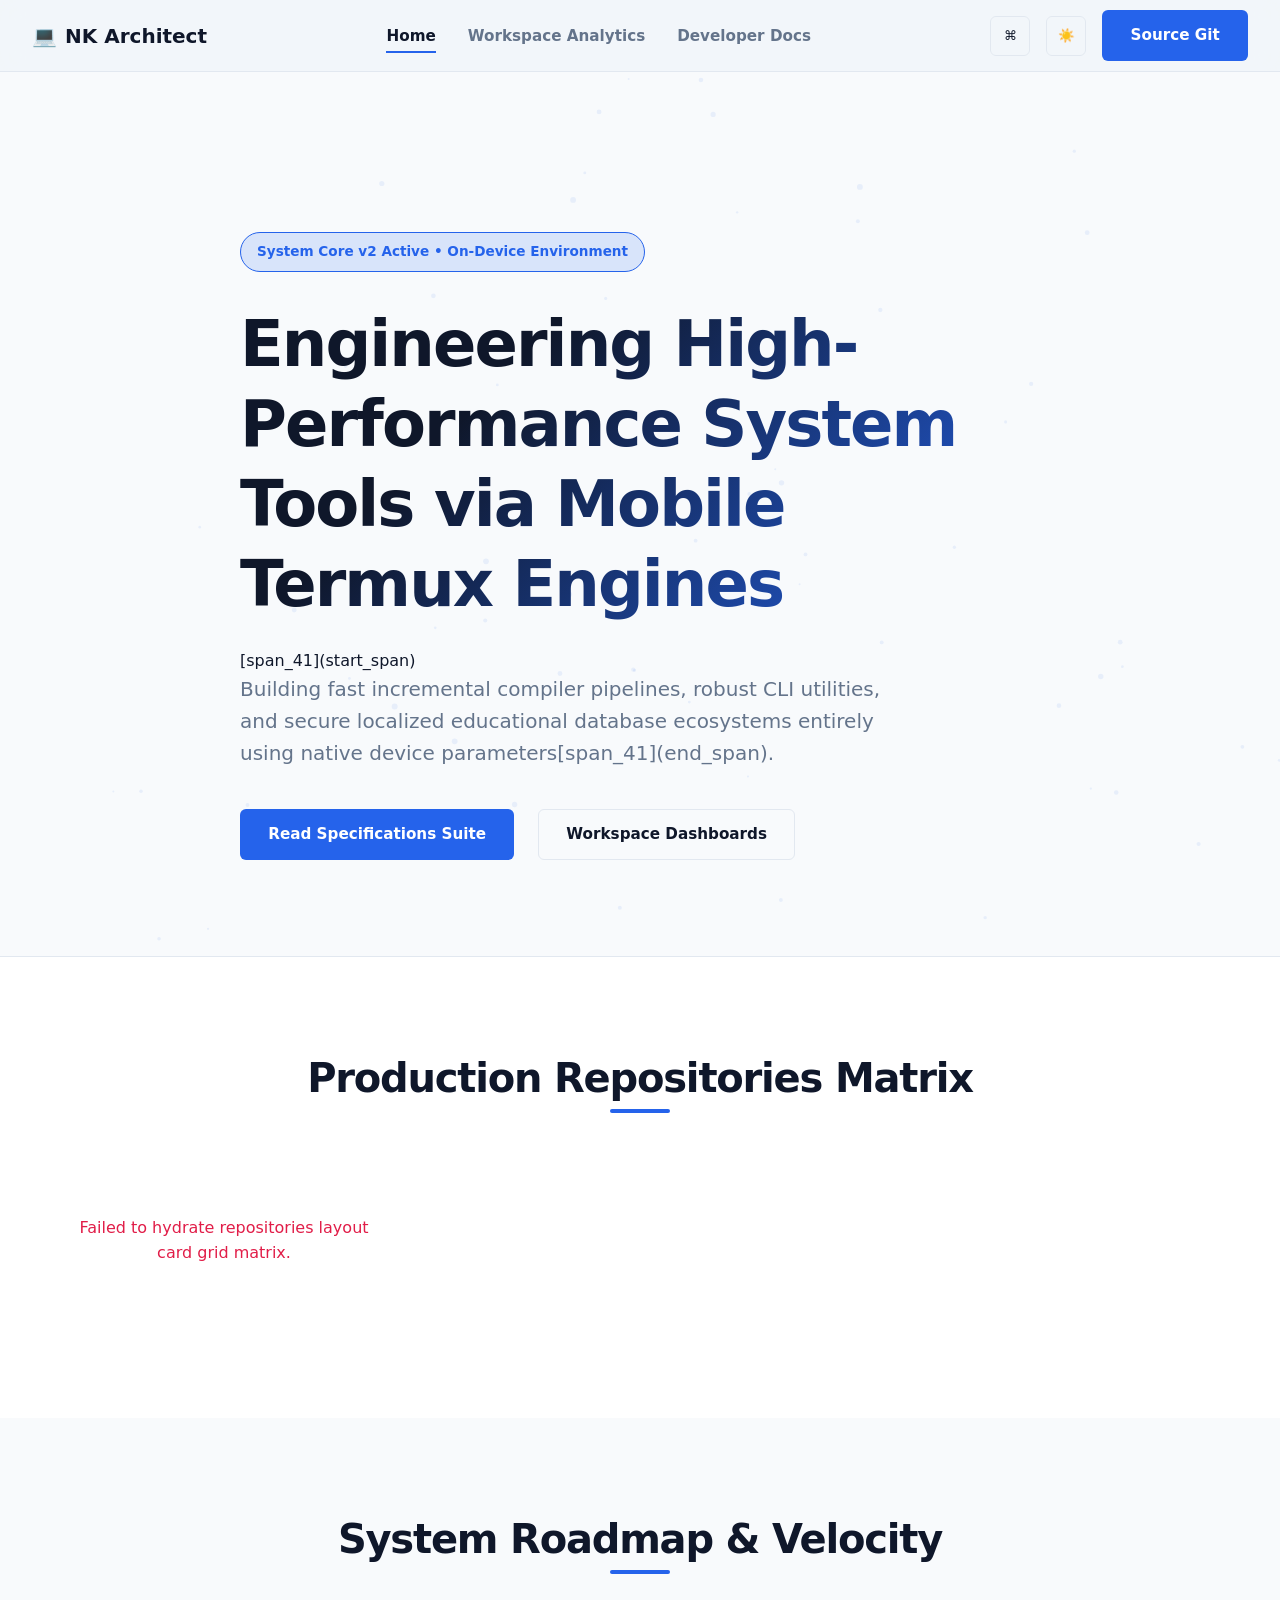
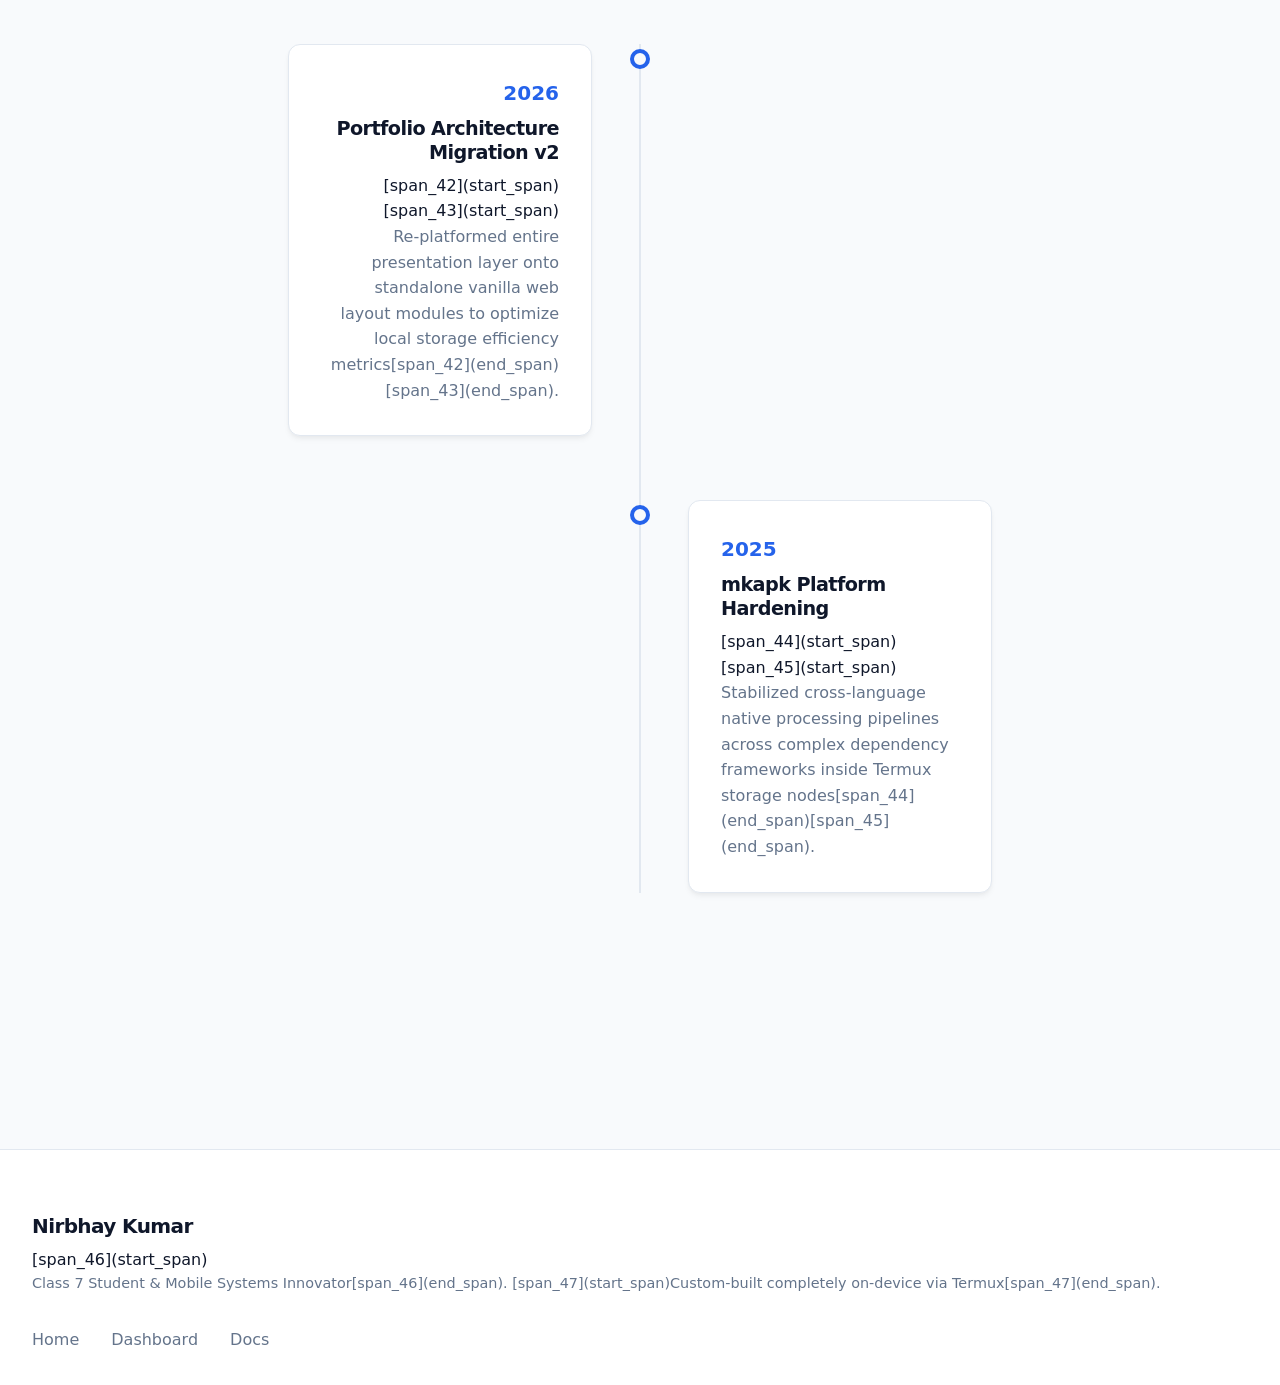
<file: index.html>
<!DOCTYPE html>
<html lang="en" data-theme="dark">
<head>
    <meta charset="UTF-8">
    <meta name="viewport" content="width=device-width, initial-scale=1.0">
    
    <title>Nirbhay Kumar - Developer Architecture Console</title>
    <meta name="description" content="Explore advanced incremental build utilities, custom performance tools, and native mobile environments developed directly via Termux.">
    <meta name="keywords" content="mkapk, Termux, Android Build Systems, C++, Embedded Shell System Architecture">
    <link rel="canonical" href="https://nirbhay-kumar-developer.github.io/index.html">
    
    <meta property="og:title" content="Nirbhay Kumar - Full-Stack Developer Suite">
    <meta property="og:description" content="Highly optimized system configurations and mobile platforms deployed natively on-device.">
    <meta property="og:type" content="website">
    <meta property="og:url" content="https://nirbhay-kumar-developer.github.io/index.html">
    
    <link rel="stylesheet" href="assets/css/variables.css">
    <link rel="stylesheet" href="assets/css/main.css">
    <link rel="stylesheet" href="assets/css/components.css">
    <link rel="manifest" href="manifest.json">
</head>
<body>

    <a href="#primary-view-content" class="skip-link">Skip to principal workspace content layout</a>

    <nav class="navbar-fixed" role="navigation" aria-label="Main Portfolio Navigation">
        <div class="container navbar-inner">
            <a href="index.html" class="nav-brand" data-link="home">
                <span aria-hidden="true">💻</span> NK Architect
            </a>
            <ul class="nav-menu">
                <li><a href="index.html" class="nav-link active" data-link="home">Home</a></li>
                <li><a href="dashboard.html" class="nav-link" data-link="dashboard">Workspace Analytics</a></li>
                <li><a href="docs.html" class="nav-link" data-link="docs">Developer Docs</a></li>
            </ul>
            <div class="nav-actions">
                <button class="btn-icon-only" id="palette-trigger-btn" aria-label="Open Command Palette (Ctrl+K)" title="Command Palette"><span>⌘</span></button>
                <button class="btn-icon-only" id="global-theme-toggle" aria-label="Toggle Interface Theme Mode" title="Toggle Light/Dark Mode"><span>🌙</span></button>
                <a href="https://github.com/Nirbhay-Kumar-Developer" target="_blank" rel="noopener noreferrer" class="btn-core btn-primary-glow">Source Git</a>
            </div>
        </div>
    </nav>

    <main id="primary-view-content">
        <section class="hero-wrapper" aria-label="Introduction Workspace Summary Panel">
            <canvas id="hero-canvas"></canvas>
            <div class="container">
                <div class="hero-content">
                    <span class="hero-badge">System Core v2 Active • On-Device Environment</span>
                    <h1 class="hero-title">Engineering High-Performance System Tools via Mobile Termux Engines</h1>
                    [span_41](start_span)<p class="hero-description">Building fast incremental compiler pipelines, robust CLI utilities, and secure localized educational database ecosystems entirely using native device parameters[span_41](end_span).</p>
                    <div class="hero-cta">
                        <a href="docs.html" class="btn-core btn-primary-glow">Read Specifications Suite</a>
                        <a href="dashboard.html" class="btn-core btn-secondary-outline">Workspace Dashboards</a>
                    </div>
                </div>
            </div>
        </section>

        <section class="section-wrapper" style="background: var(--bg-surface); border-top: 1px solid var(--border-color);">
            <div class="container">
                <div class="section-header">
                    <h2 class="section-title">Production Repositories Matrix</h2>
                </div>
                <div class="grid-layout-matrix" id="projects-dynamic-grid">
                    <div class="card-container" style="height: 320px;">
                        <div class="skeleton-line" style="height: 24px; width: 60%; margin-bottom: 1.5rem;"></div>
                        <div class="skeleton-line" style="height: 80px; width: 100%; margin-bottom: 1.5rem;"></div>
                        <div class="skeleton-line" style="height: 20px; width: 40%;"></div>
                    </div>
                </div>
            </div>
        </section>

        <section class="section-wrapper">
            <div class="container">
                <div class="section-header">
                    <h2 class="section-title">System Roadmap & Velocity</h2>
                </div>
                <div class="timeline-container">
                    <div class="timeline-item">
                        <div class="timeline-marker"></div>
                        <div class="timeline-content">
                            <div class="timeline-year">2026</div>
                            <h3 style="font-size: 1.2rem; margin-bottom: 0.5rem;">Portfolio Architecture Migration v2</h3>
                            [span_42](start_span)[span_43](start_span)<p style="margin-bottom: 0;">Re-platformed entire presentation layer onto standalone vanilla web layout modules to optimize local storage efficiency metrics[span_42](end_span)[span_43](end_span).</p>
                        </div>
                    </div>
                    <div class="timeline-item">
                        <div class="timeline-marker"></div>
                        <div class="timeline-content">
                            <div class="timeline-year">2025</div>
                            <h3 style="font-size: 1.2rem; margin-bottom: 0.5rem;">mkapk Platform Hardening</h3>
                            [span_44](start_span)[span_45](start_span)<p style="margin-bottom: 0;">Stabilized cross-language native processing pipelines across complex dependency frameworks inside Termux storage nodes[span_44](end_span)[span_45](end_span).</p>
                        </div>
                    </div>
                </div>
            </div>
        </section>
    </main>

    <footer style="background: var(--bg-surface); border-top: 1px solid var(--border-color); padding: 4rem 0 2rem; margin-top: 6rem;">
        <div class="container" style="display: flex; justify-content: space-between; align-items: center; flex-wrap: wrap; gap: 2rem;">
            <div>
                <h3 style="margin-bottom: 0.5rem; font-size: 1.25rem;">Nirbhay Kumar</h3>
                [span_46](start_span)<p style="margin-bottom: 0; font-size: 0.9rem;">Class 7 Student & Mobile Systems Innovator[span_46](end_span). [span_47](start_span)Custom-built completely on-device via Termux[span_47](end_span).</p>
            </div>
            <div style="display: flex; gap: 2rem;">
                <a href="index.html" style="color: var(--text-muted); font-weight: 500;">Home</a>
                <a href="dashboard.html" style="color: var(--text-muted); font-weight: 500;">Dashboard</a>
                <a href="docs.html" style="color: var(--text-muted); font-weight: 500;">Docs</a>
            </div>
        </div>
    </footer>

    <script type="module" src="assets/js/app.js" defer></script>
</body>
</html>
</file>
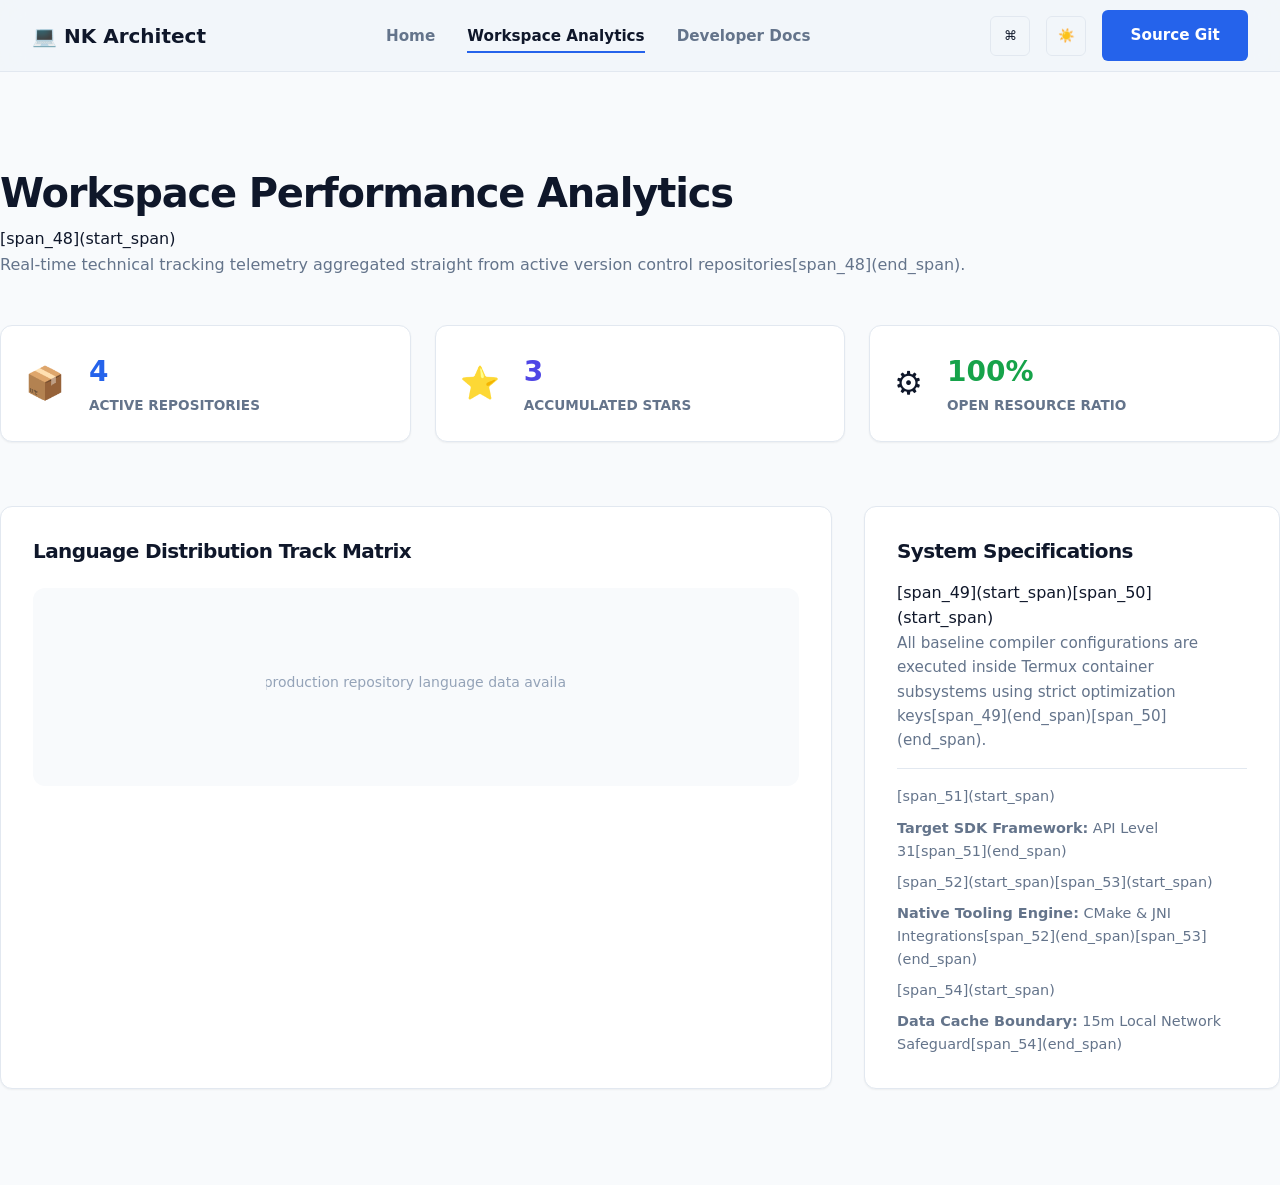
<file: dashboard.html>
<!DOCTYPE html>
<html lang="en" data-theme="dark">
<head>
    <meta charset="UTF-8">
    <meta name="viewport" content="width=device-width, initial-scale=1.0">
    <title>Workspace Analytics - Technical Performance Dashboard</title>
    <link rel="stylesheet" href="assets/css/variables.css">
    <link rel="stylesheet" href="assets/css/main.css">
    <link rel="stylesheet" href="assets/css/components.css">
</head>
<body>

    <nav class="navbar-fixed" role="navigation" aria-label="Main Portfolio Navigation">
        <div class="container navbar-inner">
            <a href="index.html" class="nav-brand" data-link="home">💻 NK Architect</a>
            <ul class="nav-menu">
                <li><a href="index.html" class="nav-link" data-link="home">Home</a></li>
                <li><a href="dashboard.html" class="nav-link active" data-link="dashboard">Workspace Analytics</a></li>
                <li><a href="docs.html" class="nav-link" data-link="docs">Developer Docs</a></li>
            </ul>
            <div class="nav-actions">
                <button class="btn-icon-only" id="palette-trigger-btn"><span>⌘</span></button>
                <button class="btn-icon-only" id="global-theme-toggle"><span>🌙</span></button>
                <a href="https://github.com/Nirbhay-Kumar-Developer" class="btn-core btn-primary-glow">Source Git</a>
            </div>
        </div>
    </nav>

    <main class="container section-wrapper">
        <div class="section-header" style="text-align: left; margin-bottom: 3rem;">
            <h1 style="font-size: 2.5rem; margin-bottom: 0.5rem;">Workspace Performance Analytics</h1>
            [span_48](start_span)<p>Real-time technical tracking telemetry aggregated straight from active version control repositories[span_48](end_span).</p>
        </div>

        <div style="display: grid; grid-template-columns: repeat(auto-fit, minmax(220px, 1fr)); gap: 1.5rem; margin-bottom: 4rem;">
            <div class="card-container" style="padding: 1.5rem; flex-direction: row; align-items: center; gap: 1.5rem;">
                <div style="font-size: 2rem;">📦</div>
                <div>
                    <div style="font-size: 1.75rem; font-weight: 800; color: var(--primary);" id="stat-total-repos">...</div>
                    <div style="font-size: 0.85rem; color: var(--text-muted); font-weight: 700;">ACTIVE REPOSITORIES</div>
                </div>
            </div>
            <div class="card-container" style="padding: 1.5rem; flex-direction: row; align-items: center; gap: 1.5rem;">
                <div style="font-size: 2rem;">⭐</div>
                <div>
                    <div style="font-size: 1.75rem; font-weight: 800; color: var(--secondary);" id="stat-accumulated-stars">...</div>
                    <div style="font-size: 0.85rem; color: var(--text-muted); font-weight: 700;">ACCUMULATED STARS</div>
                </div>
            </div>
            <div class="card-container" style="padding: 1.5rem; flex-direction: row; align-items: center; gap: 1.5rem;">
                <div style="font-size: 2rem;">⚙️</div>
                <div>
                    <div style="font-size: 1.75rem; font-weight: 800; color: var(--success);">100%</div>
                    <div style="font-size: 0.85rem; color: var(--text-muted); font-weight: 700;">OPEN RESOURCE RATIO</div>
                </div>
            </div>
        </div>

        <div style="display: grid; grid-template-columns: 2fr 1fr; gap: 2rem;">
            <div class="card-container">
                <h3 style="font-size: 1.25rem; margin-bottom: 1.5rem;">Language Distribution Track Matrix</h3>
                <div style="width: 100%; display: flex; justify-content: center; background: var(--bg-main); padding: 1.5rem; border-radius: var(--radius-md);">
                    <canvas id="languages-chart-canvas" style="max-width: 100%;"></canvas>
                </div>
            </div>
            <div class="card-container">
                <h3 style="font-size: 1.25rem; margin-bottom: 1rem;">System Specifications</h3>
                [span_49](start_span)[span_50](start_span)<p style="font-size: 0.95rem; margin-bottom: 1rem;">All baseline compiler configurations are executed inside Termux container subsystems using strict optimization keys[span_49](end_span)[span_50](end_span).</p>
                <hr style="border: none; border-top: 1px solid var(--border-color); margin-bottom: 1rem;">
                <div style="font-size: 0.9rem; color: var(--text-muted); display: flex; flex-direction: column; gap: 0.5rem;">
                    [span_51](start_span)<div><strong>Target SDK Framework:</strong> API Level 31[span_51](end_span)</div>
                    [span_52](start_span)[span_53](start_span)<div><strong>Native Tooling Engine:</strong> CMake & JNI Integrations[span_52](end_span)[span_53](end_span)</div>
                    [span_54](start_span)<div><strong>Data Cache Boundary:</strong> 15m Local Network Safeguard[span_54](end_span)</div>
                </div>
            </div>
        </div>
    </main>

    <script type="module" src="assets/js/app.js" defer></script>
</body>
</html>
</file>
<file: assets/css/variables.css>
:root {
    --font-sans: system-ui, -apple-system, BlinkMacSystemFont, 'Segoe UI', Roboto, Helvetica, Arial, sans-serif;
    --font-mono: ui-monospace, SFMono-Regular, Menlo, Monaco, Consolas, "Liberation Mono", "Courier New", monospace;

    /* Base Colors - Dark Theme (Default) */
    --bg-main: #090d16;
    --bg-surface: #121826;
    --bg-card: rgba(22, 30, 49, 0.7);
    --bg-active: #1f293d;
    --border-color: #26334d;
    --border-glow: rgba(56, 189, 248, 0.15);

    --text-main: #f1f5f9;
    --text-muted: #94a3b8;
    --text-inverse: #0f172a;

    --primary: #38bdf8;
    --primary-hover: #0ea5e9;
    --primary-glow: rgba(56, 189, 248, 0.25);
    
    --secondary: #818cf8;
    --success: #34d399;
    --accent: #fb7185;
    
    --shadow-sm: 0 1px 2px 0 rgba(0, 0, 0, 0.5);
    --shadow-md: 0 4px 6px -1px rgba(0, 0, 0, 0.3), 0 2px 4px -1px rgba(0, 0, 0, 0.2);
    --shadow-lg: 0 10px 15px -3px rgba(0, 0, 0, 0.4), 0 4px 6px -2px rgba(0, 0, 0, 0.2);
    
    --blur-glass: blur(12px);
    --radius-sm: 6px;
    --radius-md: 12px;
    --radius-lg: 16px;
    --transition-smooth: all 0.3s cubic-bezier(0.4, 0, 0.2, 1);
}

[data-theme="light"] {
    --bg-main: #f8fafc;
    --bg-surface: #ffffff;
    --bg-card: rgba(241, 245, 249, 0.8);
    --bg-active: #e2e8f0;
    --border-color: #e2e8f0;
    --border-glow: rgba(37, 99, 235, 0.08);

    --text-main: #0f172a;
    --text-muted: #64748b;
    --text-inverse: #ffffff;

    --primary: #2563eb;
    --primary-hover: #1d4ed8;
    --primary-glow: rgba(37, 99, 235, 0.15);
    
    --secondary: #4f46e5;
    --success: #16a34a;
    --accent: #e11d48;
    
    --shadow-sm: 0 1px 2px 0 rgba(0, 0, 0, 0.05);
    --shadow-md: 0 4px 6px -1px rgba(0, 0, 0, 0.05), 0 2px 4px -1px rgba(0, 0, 0, 0.03);
    --shadow-lg: 0 10px 15px -3px rgba(0, 0, 0, 0.05), 0 4px 6px -2px rgba(0, 0, 0, 0.02);
}
</file>
<file: assets/css/main.css>
* {
    margin: 0;
    padding: 0;
    box-sizing: border-box;
}

html {
    scroll-behavior: smooth;
    font-size: 16px;
}

body {
    font-family: var(--font-sans);
    background-color: var(--bg-main);
    color: var(--text-main);
    line-height: 1.6;
    overflow-x: hidden;
    transition: background-color 0.3s ease, color 0.3s ease;
}

.container {
    max-width: 1400px;
    margin: 0 auto;
    padding: 0 2rem;
}

.skip-link {
    position: absolute;
    top: -100px;
    left: 0;
    background: var(--primary);
    color: var(--text-inverse);
    padding: 1rem 2rem;
    z-index: 9999;
    text-decoration: none;
    border-radius: 0 0 var(--radius-sm) 0;
    font-weight: 600;
    transition: top 0.2s ease;
}

.skip-link:focus {
    top: 0;
}

/* Typography Layouts */
h1, h2, h3, h4, h5, h6 {
    font-weight: 800;
    letter-spacing: -0.03em;
    line-height: 1.25;
    margin-bottom: 1rem;
}

p {
    margin-bottom: 1.5rem;
    color: var(--text-muted);
}

a {
    color: var(--primary);
    text-decoration: none;
    transition: var(--transition-smooth);
}

a:hover {
    color: var(--primary-hover);
}

/* Hero Section Layout */
.hero-wrapper {
    position: relative;
    padding: 10rem 0 6rem;
    min-height: 85vh;
    display: flex;
    align-items: center;
    overflow: hidden;
}

#hero-canvas {
    position: absolute;
    top: 0;
    left: 0;
    width: 100%;
    height: 100%;
    z-index: 1;
    pointer-events: none;
}

.hero-content {
    position: relative;
    z-index: 2;
    max-width: 800px;
}

.hero-badge {
    display: inline-flex;
    align-items: center;
    padding: 0.5rem 1rem;
    background: var(--primary-glow);
    border: 1px solid var(--primary);
    border-radius: 50px;
    font-size: 0.85rem;
    font-weight: 600;
    color: var(--primary);
    margin-bottom: 2rem;
}

.hero-title {
    font-size: 4rem;
    font-weight: 900;
    margin-bottom: 1.5rem;
    background: linear-gradient(135deg, var(--text-main) 30%, var(--primary) 100%);
    -webkit-background-clip: text;
    -webkit-text-fill-color: transparent;
}

.hero-description {
    font-size: 1.25rem;
    margin-bottom: 2.5rem;
    max-width: 650px;
}

.hero-cta {
    display: flex;
    gap: 1.5rem;
    flex-wrap: wrap;
}

/* Standard Section Layouts */
.section-wrapper {
    padding: 6rem 0;
}

.section-header {
    margin-bottom: 4rem;
    text-align: center;
}

.section-title {
    font-size: 2.5rem;
    position: relative;
    display: inline-block;
}

.section-title::after {
    content: '';
    position: absolute;
    bottom: -10px;
    left: 50%;
    transform: translateX(-50%);
    width: 60px;
    height: 4px;
    background: var(--primary);
    border-radius: 2px;
}

/* Timeline Components */
.timeline-container {
    position: relative;
    max-width: 800px;
    margin: 0 auto;
}

.timeline-container::before {
    content: '';
    position: absolute;
    top: 0;
    left: 50%;
    transform: translateX(-50%);
    width: 2px;
    height: 100%;
    background: var(--border-color);
}

.timeline-item {
    position: relative;
    margin-bottom: 4rem;
    width: 50%;
    padding: 0 3rem;
}

.timeline-item:nth-child(odd) {
    left: 0;
    text-align: right;
}

.timeline-item:nth-child(even) {
    left: 50%;
    text-align: left;
}

.timeline-marker {
    position: absolute;
    top: 5px;
    width: 20px;
    height: 20px;
    border-radius: 50%;
    background: var(--bg-main);
    border: 4px solid var(--primary);
    z-index: 10;
}

.timeline-item:nth-child(odd) .timeline-marker {
    right: -10px;
}

.timeline-item:nth-child(even) .timeline-marker {
    left: -10px;
}

.timeline-content {
    background: var(--bg-surface);
    border: 1px solid var(--border-color);
    padding: 2rem;
    border-radius: var(--radius-md);
    box-shadow: var(--shadow-md);
}

.timeline-year {
    font-weight: 800;
    color: var(--primary);
    font-size: 1.25rem;
    margin-bottom: 0.5rem;
}

/* Media Queries */
@media(max-width: 968px) {
    .timeline-container::before { left: 20px; }
    .timeline-item { width: 100%; left: 0 !important; padding: 0 0 0 3rem; text-align: left !important; }
    .timeline-marker { left: 10px !important; }
    .hero-title { font-size: 3rem; }
}
</file>
<file: assets/css/components.css>
/* Glassmorphic Navbar Custom Implementations */
.navbar-fixed {
    position: sticky;
    top: 0;
    z-index: 1000;
    background: var(--bg-card);
    backdrop-filter: var(--blur-glass);
    -webkit-backdrop-filter: var(--blur-glass);
    border-bottom: 1px solid var(--border-color);
    height: 72px;
    transition: var(--transition-smooth);
}

.navbar-inner {
    display: flex;
    justify-content: space-between;
    align-items: center;
    height: 100%;
}

.nav-brand {
    font-size: 1.25rem;
    font-weight: 800;
    color: var(--text-main);
    display: flex;
    align-items: center;
    gap: 0.5rem;
}

.nav-menu {
    display: flex;
    align-items: center;
    gap: 2rem;
    list-style: none;
}

.nav-link {
    color: var(--text-muted);
    font-weight: 600;
    font-size: 0.95rem;
    padding: 0.5rem 0;
    position: relative;
}

.nav-link:hover, .nav-link.active {
    color: var(--text-main);
}

.nav-link::after {
    content: '';
    position: absolute;
    bottom: 0;
    left: 0;
    width: 0;
    height: 2px;
    background: var(--primary);
    transition: var(--transition-smooth);
}

.nav-link:hover::after, .nav-link.active::after {
    width: 100%;
}

.nav-actions {
    display: flex;
    align-items: center;
    gap: 1rem;
}

/* Premium Buttons Architecture */
.btn-core {
    display: inline-flex;
    align-items: center;
    justify-content: center;
    padding: 0.75rem 1.7rem;
    font-size: 0.95rem;
    font-weight: 600;
    border-radius: var(--radius-sm);
    cursor: pointer;
    transition: var(--transition-smooth);
    border: 1px solid transparent;
    position: relative;
    overflow: hidden;
}

.btn-primary-glow {
    background: var(--primary);
    color: var(--text-inverse);
}

.btn-primary-glow:hover {
    background: var(--primary-hover);
    transform: translateY(-2px);
    box-shadow: 0 0 20px var(--primary-glow);
}

.btn-secondary-outline {
    background: transparent;
    border-color: var(--border-color);
    color: var(--text-main);
}

.btn-secondary-outline:hover {
    background: var(--bg-active);
    transform: translateY(-2px);
}

.btn-icon-only {
    width: 40px;
    height: 40px;
    padding: 0;
    border-radius: var(--radius-sm);
    background: transparent;
    border: 1px solid var(--border-color);
    color: var(--text-main);
    cursor: pointer;
    display: inline-flex;
    align-items: center;
    justify-content: center;
    transition: var(--transition-smooth);
}

.btn-icon-only:hover {
    background: var(--bg-active);
    border-color: var(--primary);
}

/* Standard Project & Information Dashboard Cards */
.grid-layout-matrix {
    display: grid;
    grid-template-columns: repeat(auto-fill, minmax(360px, 1fr));
    gap: 2rem;
}

.card-container {
    background: var(--bg-surface);
    border: 1px solid var(--border-color);
    border-radius: var(--radius-md);
    padding: 2rem;
    position: relative;
    display: flex;
    flex-direction: column;
    box-shadow: var(--shadow-sm);
    transition: var(--transition-smooth);
}

.card-container:hover {
    transform: translateY(-6px);
    border-color: var(--primary);
    box-shadow: var(--shadow-lg), 0 0 25px var(--border-glow);
}

.card-header-block {
    display: flex;
    justify-content: space-between;
    align-items: flex-start;
    margin-bottom: 1rem;
}

.card-title-text {
    font-size: 1.35rem;
    color: var(--text-main);
}

.card-badge-status {
    padding: 0.25rem 0.65rem;
    font-size: 0.75rem;
    font-weight: 700;
    text-transform: uppercase;
    border-radius: 20px;
    background: var(--bg-active);
    color: var(--text-muted);
}

.card-badge-status.active-status {
    background: var(--primary-glow);
    color: var(--primary);
}

.card-desc-para {
    font-size: 0.95rem;
    color: var(--text-muted);
    flex-grow: 1;
    margin-bottom: 1.5rem;
}

.card-meta-line {
    display: flex;
    gap: 1.25rem;
    font-size: 0.85rem;
    color: var(--text-muted);
    margin-bottom: 1.25rem;
    font-weight: 600;
}

.card-tag-wrapper {
    display: flex;
    flex-wrap: wrap;
    gap: 0.5rem;
    margin-bottom: 1.5rem;
}

.tag-node {
    background: var(--bg-active);
    padding: 0.25rem 0.5rem;
    font-size: 0.75rem;
    font-weight: 600;
    border-radius: var(--radius-sm);
    color: var(--text-main);
}

/* Hardware-Accelerated Loading Skeleton Architectures */
.skeleton-line {
    background: linear-gradient(90deg, var(--bg-active) 25%, var(--border-color) 50%, var(--bg-active) 75%);
    background-size: 200% 100%;
    animation: skeleton-shift 1.5s infinite linear;
    border-radius: var(--radius-sm);
}

@keyframes skeleton-shift {
    0% { background-position: 200% 0; }
    100% { background-position: -200% 0; }
}

/* Command Palette Interface Components */
.palette-overlay {
    position: fixed;
    top: 0;
    left: 0;
    width: 100%;
    height: 100%;
    background: rgba(5, 8, 15, 0.85);
    backdrop-filter: blur(8px);
    z-index: 10000;
    display: flex;
    align-items: flex-start;
    justify-content: center;
    padding-top: 15vh;
    opacity: 0;
    pointer-events: none;
    transition: opacity 0.2s cubic-bezier(0.4, 0, 0.2, 1);
}

.palette-overlay.visible-state {
    opacity: 1;
    pointer-events: auto;
}

.palette-box {
    width: 100%;
    max-width: 640px;
    background: var(--bg-surface);
    border: 1px solid var(--border-color);
    border-radius: var(--radius-lg);
    box-shadow: var(--shadow-lg), 0 0 50px rgba(0,0,0,0.8);
    overflow: hidden;
    transform: scale(0.95);
    transition: transform 0.2s cubic-bezier(0.4, 0, 0.2, 1);
}

.palette-overlay.visible-state .palette-box {
    transform: scale(1);
}

.palette-search-container {
    padding: 1.25rem;
    border-bottom: 1px solid var(--border-color);
    display: flex;
    align-items: center;
}

.palette-input {
    width: 100%;
    background: transparent;
    border: none;
    outline: none;
    font-size: 1.15rem;
    color: var(--text-main);
    font-family: var(--font-sans);
}

.palette-results-list {
    max-height: 380px;
    overflow-y: auto;
    list-style: none;
    padding: 0.5rem;
}

.palette-item {
    padding: 0.85rem 1.25rem;
    border-radius: var(--radius-sm);
    cursor: pointer;
    display: flex;
    align-items: center;
    justify-content: space-between;
    color: var(--text-muted);
    font-weight: 500;
}

.palette-item.selected-node, .palette-item:hover {
    background: var(--bg-active);
    color: var(--text-main);
}

.palette-shortcut-hint {
    font-family: var(--font-mono);
    font-size: 0.75rem;
    background: var(--bg-surface);
    padding: 0.2rem 0.4rem;
    border-radius: var(--radius-sm);
    border: 1px solid var(--border-color);
}
</file>
